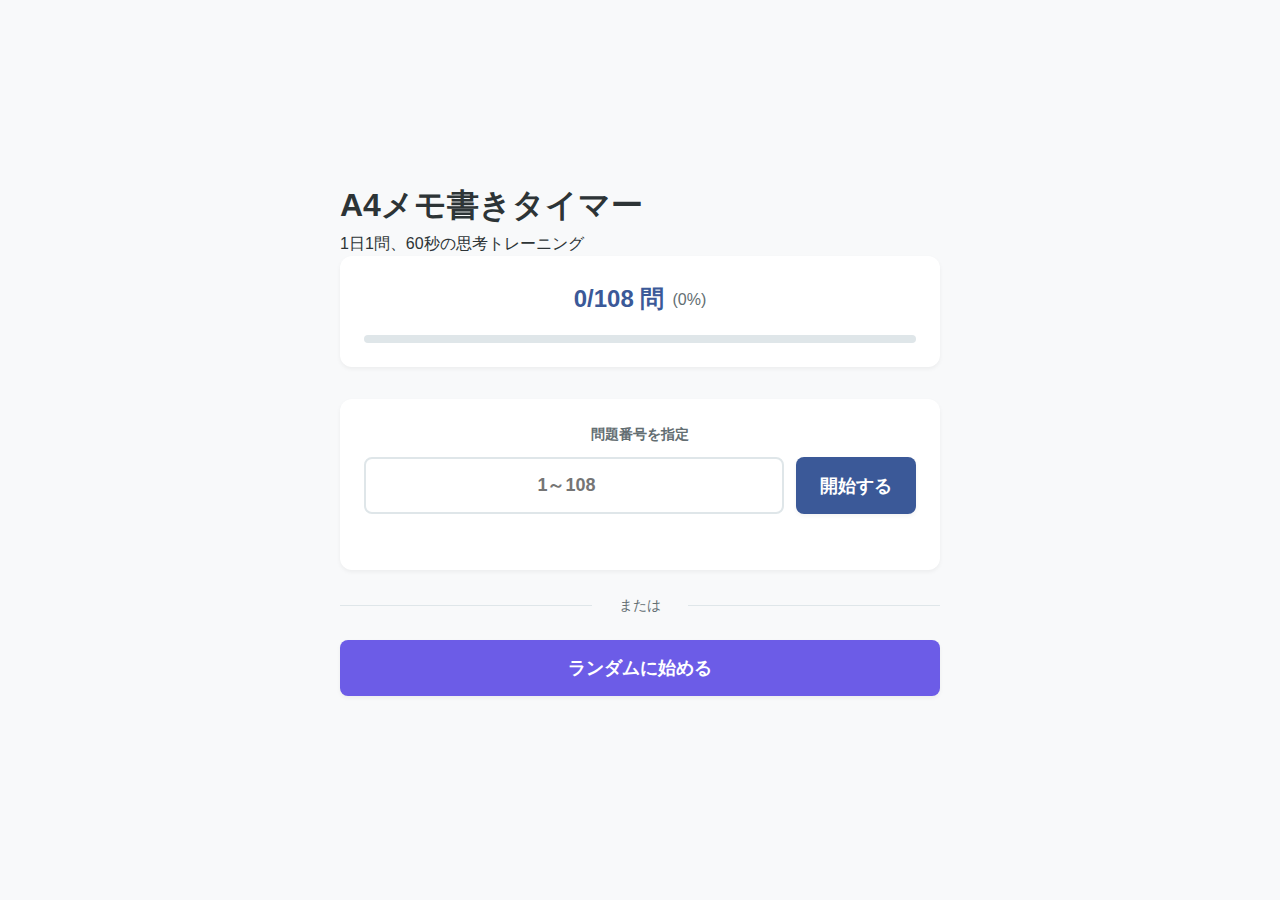
<file: メモ書きアプリ/index.html>
<!DOCTYPE html>
<html lang="ja">

<head>
  <meta charset="UTF-8">
  <meta name="viewport" content="width=device-width, initial-scale=1.0">
  <meta name="description" content="1日1問、60秒で思考を深める108問のメモ書きサポートアプリ">
  <title>A4メモ書きタイマー</title>

  <!-- OGP (Open Graph Protocol) メタタグ -->
  <meta property="og:title" content="A4メモ書きタイマー">
  <meta property="og:description" content="AI時代の思考力を、毎朝1分で鍛える。赤羽雄二『ゼロ秒思考』メソッドをアプリ化。">
  <meta property="og:type" content="website">
  <meta property="og:url" content="https://yellowzerothinking.web.app/">
  <meta property="og:image" content="https://yellowzerothinking.web.app/ogp-image.png">
  <meta property="og:image:width" content="1200">
  <meta property="og:image:height" content="630">
  <meta property="og:site_name" content="A4メモ書きタイマー">
  <meta property="og:locale" content="ja_JP">

  <!-- Twitter Card メタタグ -->
  <meta name="twitter:card" content="summary_large_image">
  <meta name="twitter:title" content="A4メモ書きタイマー">
  <meta name="twitter:description" content="AI時代の思考力を、毎朝1分で鍛える。赤羽雄二『ゼロ秒思考』メソッドをアプリ化。">
  <meta name="twitter:image" content="https://yellowzerothinking.web.app/ogp-image.png">
  <link rel="stylesheet" href="style.css">
</head>

<body>
  <!-- TOP画面 -->
  <section id="top-screen" class="screen active">
    <div class="container">
      <header class="app">
        <!-- タイトル -->
        <h1 class="title">A4メモ書きタイマー</h1>
        <p class="subtitle">1日1問、60秒の思考トレーニング</p>
      </header>

      <!-- 進捗表示 -->
      <div class="progress-section">
        <div class="progress-stats">
          <span class="progress-count"><span id="completed-count">0</span>/108 問</span>
          <span class="progress-percent">(<span id="progress-percent">0</span>%)</span>
        </div>
        <div class="progress-bar">
          <div id="progress-fill" class="progress-fill" style="width: 0%"></div>
        </div>
      </div>

      <!-- 問題番号指定 -->
      <div class="input-section">
        <label for="question-number" class="input-label">問題番号を指定</label>
        <div class="input-group">
          <input type="number" id="question-number" class="question-input" placeholder="1～108" min="1" max="108">
          <button id="start-button" class="btn btn-primary">開始する</button>
        </div>
        <p id="error-message" class="error-message"></p>
      </div>

      <div class="divider">または</div>

      <!-- ランダム選択 -->
      <div class="random-section">
        <button id="random-button" class="btn btn-secondary">ランダムに始める</button>
      </div>
    </div>
  </section>

  <!-- 問い表示画面 -->
  <section id="question-screen" class="screen">
    <div class="container">
      <!-- ヘッダー（ロゴボタンと共有ボタン） -->
      <header class="question-header-top">
        <button id="logo-button" class="logo-button" aria-label="TOPへ戻る">
          <span class="logo-icon">📋</span>
          <span class="logo-text">A4メモ書き</span>
        </button>
        <button id="share-button" class="btn-share-header" aria-label="共有">
          <span class="share-icon">📤</span>
          <span class="share-text">共有</span>
        </button>
      </header>

      <!-- 問い情報 -->
      <div class="question-header">
        <div class="question-meta">
          <span class="question-id">問い #<span id="current-question-id">1</span></span>
          <span class="question-category" id="current-category">カテゴリ</span>
        </div>
      </div>

      <!-- 問いテキスト -->
      <div class="question-content">
        <p id="current-question" class="question-text">問いがここに表示されます</p>
      </div>

      <!-- タイマー -->
      <div class="timer-section">
        <div class="timer-display">
          <svg class="timer-circle" viewBox="0 0 120 120">
            <circle class="timer-bg" cx="60" cy="60" r="54"></circle>
            <circle id="timer-progress" class="timer-progress" cx="60" cy="60" r="54"></circle>
          </svg>
          <div class="timer-text">
            <span id="timer-value" class="timer-value">60</span>
            <span class="timer-label">秒</span>
          </div>
        </div>
        <p id="timer-status" class="timer-status"></p>
      </div>

      <!-- ボトムナビゲーション -->
      <div class="bottom-navigation">
        <button id="next-button" class="btn btn-primary">次の問題へ</button>
      </div>
    </div>
  </section>

  <script src="questions_data.js"></script>
  <script src="app.js"></script>
</body>

</html>
</file>
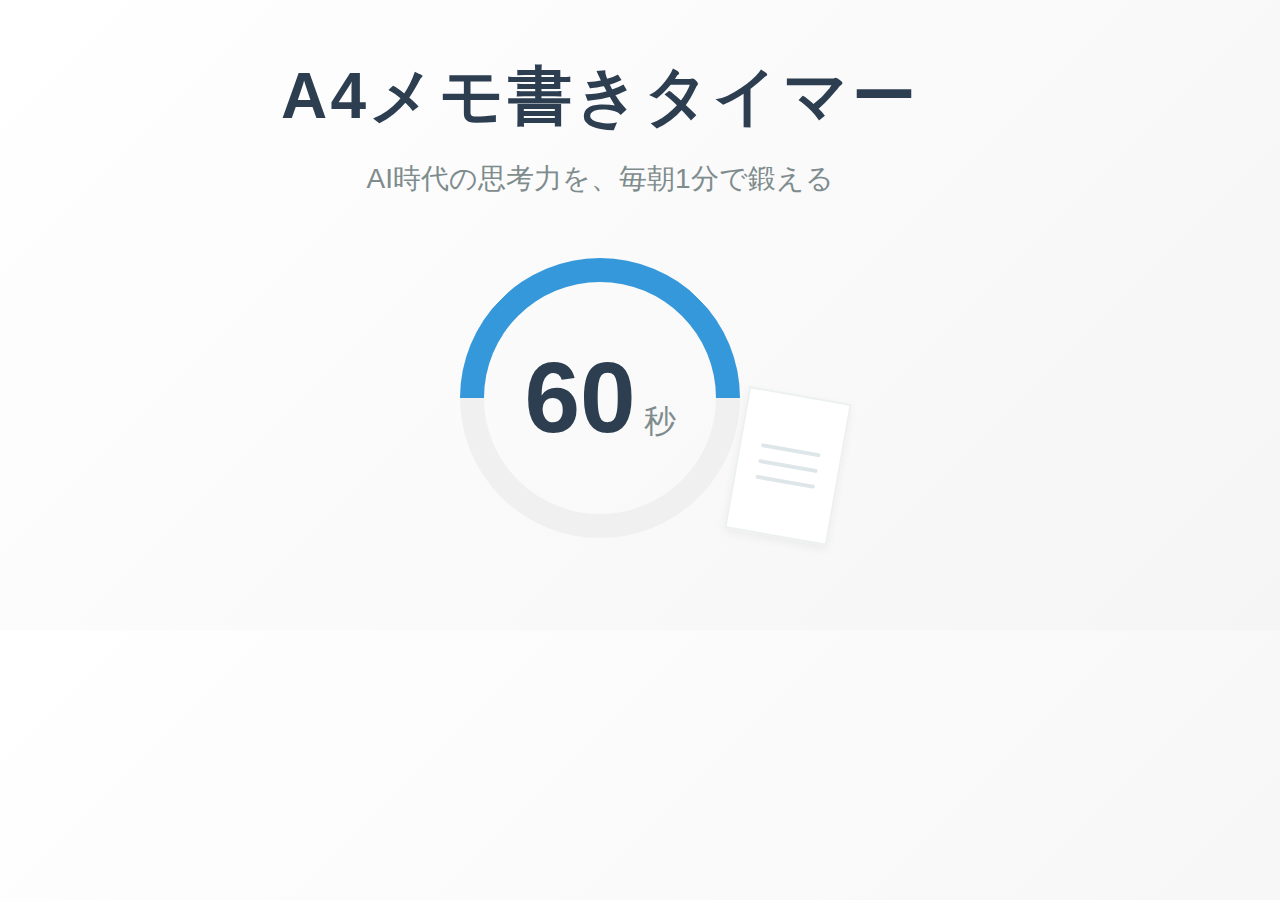
<file: メモ書きアプリ/banner.html>
<!DOCTYPE html>
<html lang="ja">

<head>
    <meta charset="UTF-8">
    <meta name="viewport" content="width=device-width, initial-scale=1.0">
    <title>Banner</title>
    <style>
        body {
            margin: 0;
            padding: 0;
            width: 1200px;
            height: 630px;
            display: flex;
            flex-direction: column;
            justify-content: center;
            align-items: center;
            background: linear-gradient(135deg, #ffffff 0%, #f5f5f5 100%);
            font-family: "Hiragino Kaku Gothic ProN", "Noto Sans JP", sans-serif;
            color: #2c3e50;
            overflow: hidden;
        }

        .title {
            font-size: 64px;
            font-weight: 800;
            margin-bottom: 20px;
            letter-spacing: 0.05em;
        }

        .subtitle {
            font-size: 28px;
            color: #7f8c8d;
            margin-bottom: 60px;
            font-weight: 500;
        }

        .icon-container {
            position: relative;
            width: 280px;
            height: 280px;
            display: flex;
            justify-content: center;
            align-items: center;
            margin-bottom: 40px;
        }

        .timer-ring {
            position: absolute;
            width: 100%;
            height: 100%;
            border-radius: 50%;
            border: 24px solid #f0f0f0;
            box-sizing: border-box;
        }

        .timer-progress {
            position: absolute;
            width: 100%;
            height: 100%;
            border-radius: 50%;
            border: 24px solid #3498db;
            border-left-color: transparent;
            border-bottom-color: transparent;
            box-sizing: border-box;
            transform: rotate(-45deg);
        }

        .timer-number {
            font-size: 100px;
            font-weight: bold;
            color: #2c3e50;
            z-index: 10;
        }

        .timer-unit {
            font-size: 32px;
            color: #7f8c8d;
            margin-left: 8px;
            font-weight: normal;
        }

        /* 簡易的なA4アイコン */
        .a4-icon {
            position: absolute;
            right: -100px;
            bottom: 0;
            width: 100px;
            height: 140px;
            background: white;
            border: 2px solid #ecf0f1;
            box-shadow: 0 4px 10px rgba(0, 0, 0, 0.05);
            display: flex;
            flex-direction: column;
            justify-content: center;
            align-items: center;
            gap: 12px;
            transform: rotate(10deg);
        }

        .line {
            width: 60%;
            height: 4px;
            background: #dfe6e9;
            border-radius: 2px;
        }

        .logo-mark {
            position: absolute;
            bottom: 30px;
            font-size: 16px;
            color: #bdc3c7;
        }
    </style>
</head>

<body>
    <div class="title">A4メモ書きタイマー</div>
    <div class="subtitle">AI時代の思考力を、毎朝1分で鍛える</div>

    <div class="icon-container">
        <div class="timer-ring"></div>
        <div class="timer-progress"></div>
        <div class="timer-number">60<span class="timer-unit">秒</span></div>

        <div class="a4-icon">
            <div class="line"></div>
            <div class="line"></div>
            <div class="line"></div>
        </div>
    </div>

</body>

</html>
</file>
<file: メモ書きアプリ/style.css>
/* ========================================
   CSS変数（テーマ）
   ======================================== */
:root {
  /* カラーパレット */
  --color-primary: #3b5998;
  --color-primary-dark: #2d4373;
  --color-primary-light: #4e6bb5;
  --color-secondary: #6c5ce7;
  --color-accent: #00b894;
  --color-danger: #d63031;

  /* グレースケール */
  --color-bg: #f8f9fa;
  --color-surface: #ffffff;
  --color-text-primary: #2d3436;
  --color-text-secondary: #636e72;
  --color-border: #dfe6e9;

  /* タイマーカラー */
  --color-timer-active: #00b894;
  --color-timer-warning: #fdcb6e;
  --color-timer-danger: #d63031;

  /* フォントサイズ */
  --font-size-xs: 12px;
  --font-size-sm: 14px;
  --font-size-base: 16px;
  --font-size-lg: 18px;
  --font-size-xl: 24px;
  --font-size-2xl: 32px;
  --font-size-3xl: 48px;

  /* スペーシング */
  --spacing-xs: 8px;
  --spacing-sm: 12px;
  --spacing-md: 16px;
  --spacing-lg: 24px;
  --spacing-xl: 32px;
  --spacing-2xl: 48px;

  /* ボーダー */
  --border-radius-sm: 8px;
  --border-radius-md: 12px;
  --border-radius-lg: 16px;
  --border-radius-full: 9999px;

  /* シャドウ */
  --shadow-sm: 0 2px 4px rgba(0, 0, 0, 0.05);
  --shadow-md: 0 4px 8px rgba(0, 0, 0, 0.08);
  --shadow-lg: 0 8px 16px rgba(0, 0, 0, 0.12);
}

/* ========================================
   リセット & ベーススタイル
   ======================================== */
* {
  margin: 0;
  padding: 0;
  box-sizing: border-box;
}

body {
  font-family: -apple-system, BlinkMacSystemFont, 'Segoe UI', 'Hiragino Sans', 'Hiragino Kaku Gothic ProN', 'Yu Gothic', sans-serif;
  font-size: var(--font-size-base);
  line-height: 1.6;
  color: var(--color-text-primary);
  background-color: var(--color-bg);
  -webkit-font-smoothing: antialiased;
  -moz-osx-font-smoothing: grayscale;
}

/* ========================================
   レイアウト
   ======================================== */
.screen {
  display: none;
  min-height: 100vh;
  padding: var(--spacing-lg);
}

.screen.active {
  display: flex;
  align-items: center;
  justify-content: center;
}

.container {
  width: 100%;
  max-width: 480px;
  margin: 0 auto;
}

/* ========================================
   TOP画面
   ======================================== */
.app-header {
  text-align: center;
  margin-bottom: var(--spacing-xl);
}

.app-title {
  font-size: var(--font-size-2xl);
  font-weight: 700;
  color: var(--color-primary);
  margin-bottom: var(--spacing-xs);
  line-height: 1.2;
}

.app-subtitle {
  font-size: var(--font-size-base);
  color: var(--color-text-secondary);
  font-weight: 400;
}

/* 進捗セクション */
.progress-section {
  background: var(--color-surface);
  border-radius: var(--border-radius-md);
  padding: var(--spacing-lg);
  margin-bottom: var(--spacing-xl);
  box-shadow: var(--shadow-sm);
}

.progress-stats {
  display: flex;
  align-items: center;
  justify-content: center;
  gap: var(--spacing-xs);
  margin-bottom: var(--spacing-md);
  font-size: var(--font-size-lg);
  font-weight: 600;
  color: var(--color-primary);
}

.progress-count {
  font-size: var(--font-size-xl);
}

.progress-percent {
  color: var(--color-text-secondary);
  font-size: var(--font-size-base);
  font-weight: 400;
}

.progress-bar {
  width: 100%;
  height: 8px;
  background: var(--color-border);
  border-radius: var(--border-radius-full);
  overflow: hidden;
}

.progress-fill {
  height: 100%;
  background: linear-gradient(90deg, var(--color-primary), var(--color-secondary));
  border-radius: var(--border-radius-full);
  transition: width 0.6s cubic-bezier(0.4, 0, 0.2, 1);
}

/* 入力セクション */
.input-section {
  background: var(--color-surface);
  border-radius: var(--border-radius-md);
  padding: var(--spacing-lg);
  margin-bottom: var(--spacing-lg);
  box-shadow: var(--shadow-sm);
}

.input-label {
  display: block;
  font-size: var(--font-size-sm);
  font-weight: 600;
  color: var(--color-text-secondary);
  margin-bottom: var(--spacing-sm);
  text-align: center;
}

.input-group {
  display: flex;
  gap: var(--spacing-sm);
}

.question-input {
  flex: 1;
  min-width: 0;
  padding: var(--spacing-md);
  font-size: var(--font-size-lg);
  border: 2px solid var(--color-border);
  border-radius: var(--border-radius-sm);
  outline: none;
  transition: border-color 0.2s;
  text-align: center;
  font-weight: 600;
}

.question-input:focus {
  border-color: var(--color-primary);
}

.error-message {
  color: var(--color-danger);
  font-size: var(--font-size-sm);
  margin-top: var(--spacing-sm);
  text-align: center;
  min-height: 20px;
}

/* 区切り線 */
.divider {
  text-align: center;
  color: var(--color-text-secondary);
  font-size: var(--font-size-sm);
  margin: var(--spacing-lg) 0;
  position: relative;
}

.divider::before,
.divider::after {
  content: '';
  position: absolute;
  top: 50%;
  width: 42%;
  height: 1px;
  background: var(--color-border);
}

.divider::before {
  left: 0;
}

.divider::after {
  right: 0;
}

/* ランダムセクション */
.random-section {
  margin-bottom: var(--spacing-lg);
}

/* ========================================
   問い表示画面
   ======================================== */

/* ヘッダーロゴボタン */
.question-header-top {
  display: flex;
  justify-content: space-between;
  align-items: center;
  margin-bottom: var(--spacing-lg);
}

.logo-button {
  background: transparent;
  border: none;
  cursor: pointer;
  display: flex;
  align-items: center;
  gap: var(--spacing-xs);
  padding: var(--spacing-sm);
  border-radius: var(--border-radius-sm);
  transition: all 0.2s;
  color: var(--color-text-primary);
  -webkit-tap-highlight-color: transparent;
}

.logo-button:hover {
  background: var(--color-bg);
}

.logo-button:active {
  transform: scale(0.95);
}

.logo-icon {
  font-size: var(--font-size-xl);
}

.logo-text {
  font-size: var(--font-size-sm);
  font-weight: 600;
  color: var(--color-text-secondary);
}

/* 共有ボタン（ヘッダー） */
.btn-share-header {
  background: transparent;
  border: 2px solid var(--color-secondary);
  color: var(--color-secondary);
  cursor: pointer;
  display: flex;
  align-items: center;
  gap: var(--spacing-xs);
  padding: var(--spacing-sm) var(--spacing-md);
  border-radius: var(--border-radius-sm);
  transition: all 0.2s;
  font-size: var(--font-size-sm);
  font-weight: 600;
  -webkit-tap-highlight-color: transparent;
}

.btn-share-header:hover {
  background: var(--color-secondary);
  color: white;
}

.btn-share-header:active {
  transform: scale(0.95);
}

.share-icon {
  font-size: var(--font-size-lg);
}

.share-text {
  font-size: var(--font-size-sm);
}

.question-header {
  margin-bottom: var(--spacing-xl);
}

.question-meta {
  display: flex;
  flex-direction: column;
  align-items: center;
  gap: var(--spacing-xs);
}

.question-id {
  font-size: var(--font-size-lg);
  font-weight: 700;
  color: var(--color-primary);
}

.question-category {
  font-size: var(--font-size-sm);
  color: var(--color-text-secondary);
  background: var(--color-bg);
  padding: var(--spacing-xs) var(--spacing-md);
  border-radius: var(--border-radius-sm);
}

/* 問いコンテンツ */
.question-content {
  background: var(--color-surface);
  border-radius: var(--border-radius-lg);
  padding: var(--spacing-xl);
  margin-bottom: var(--spacing-2xl);
  box-shadow: var(--shadow-md);
  border-left: 4px solid var(--color-primary);
}

.question-text {
  font-size: var(--font-size-xl);
  font-weight: 600;
  line-height: 1.5;
  color: var(--color-text-primary);
  text-align: center;
}

/* タイマーセクション */
.timer-section {
  margin-bottom: var(--spacing-2xl);
}

.timer-display {
  position: relative;
  width: 200px;
  height: 200px;
  margin: 0 auto var(--spacing-md);
}

.timer-circle {
  width: 100%;
  height: 100%;
  transform: rotate(-90deg);
}

.timer-bg {
  fill: none;
  stroke: var(--color-border);
  stroke-width: 6;
}

.timer-progress {
  fill: none;
  stroke: var(--color-timer-active);
  stroke-width: 6;
  stroke-linecap: round;
  stroke-dasharray: 339.292;
  stroke-dashoffset: 0;
  transition: stroke 0.3s, stroke-dashoffset 0.5s linear;
}

.timer-progress.warning {
  stroke: var(--color-timer-warning);
}

.timer-progress.danger {
  stroke: var(--color-timer-danger);
}

.timer-text {
  position: absolute;
  top: 50%;
  left: 50%;
  transform: translate(-50%, -50%);
  text-align: center;
}

.timer-value {
  display: block;
  font-size: var(--font-size-3xl);
  font-weight: 700;
  color: var(--color-primary);
  line-height: 1;
  margin-bottom: var(--spacing-xs);
}

.timer-label {
  font-size: var(--font-size-base);
  color: var(--color-text-secondary);
}

.timer-status {
  text-align: center;
  font-size: var(--font-size-lg);
  font-weight: 600;
  color: var(--color-accent);
  min-height: 28px;
}

.timer-status.completed {
  color: var(--color-primary);
  animation: pulse 1s ease-in-out;
}

.timer-status.share-success {
  color: var(--color-accent);
}

@keyframes pulse {

  0%,
  100% {
    opacity: 1;
    transform: scale(1);
  }

  50% {
    opacity: 0.8;
    transform: scale(1.05);
  }
}

/* ボトムナビゲーション */
.bottom-navigation {
  display: flex;
  gap: var(--spacing-sm);
  margin-top: var(--spacing-xl);
  padding-top: var(--spacing-lg);
  border-top: 1px solid var(--color-border);
}

.bottom-navigation .btn {
  flex: 1;
}

/* ========================================
   ボタン
   ======================================== */
.btn {
  padding: var(--spacing-md) var(--spacing-lg);
  font-size: var(--font-size-lg);
  font-weight: 600;
  border: none;
  border-radius: var(--border-radius-sm);
  cursor: pointer;
  transition: all 0.2s;
  text-align: center;
  min-height: 52px;
  display: flex;
  align-items: center;
  justify-content: center;
  -webkit-tap-highlight-color: transparent;
}

.btn:active {
  transform: scale(0.98);
}

.btn-primary {
  background: var(--color-primary);
  color: white;
  box-shadow: var(--shadow-sm);
}

.btn-primary:hover {
  background: var(--color-primary-dark);
  box-shadow: var(--shadow-md);
}

.btn-secondary {
  background: var(--color-secondary);
  color: white;
  box-shadow: var(--shadow-sm);
  width: 100%;
}

.btn-secondary:hover {
  background: #5f50d4;
  box-shadow: var(--shadow-md);
}

.btn-outline {
  background: transparent;
  color: var(--color-primary);
  border: 2px solid var(--color-primary);
  flex: 1;
}

.btn-outline:hover {
  background: var(--color-primary);
  color: white;
}

.btn-share {
  background: var(--color-secondary);
  color: white;
  box-shadow: var(--shadow-sm);
  flex: 1;
}

.btn-share:hover {
  background: #5f50d4;
  box-shadow: var(--shadow-md);
}

.btn:disabled {
  opacity: 0.5;
  cursor: not-allowed;
}

/* ========================================
   レスポンシブ
   ======================================== */
@media (max-width: 480px) {
  .screen {
    padding: var(--spacing-md);
  }

  .app-title {
    font-size: var(--font-size-xl);
  }

  .question-text {
    font-size: var(--font-size-lg);
  }

  .timer-display {
    width: 160px;
    height: 160px;
  }

  .timer-value {
    font-size: var(--font-size-2xl);
  }

  .bottom-navigation {
    flex-direction: column;
  }

  .logo-text {
    font-size: var(--font-size-xs);
  }

  .share-text {
    display: none;
  }

  .btn-share-header {
    padding: var(--spacing-sm);
  }
}

@media (min-width: 768px) {
  .container {
    max-width: 600px;
  }
}
</file>
